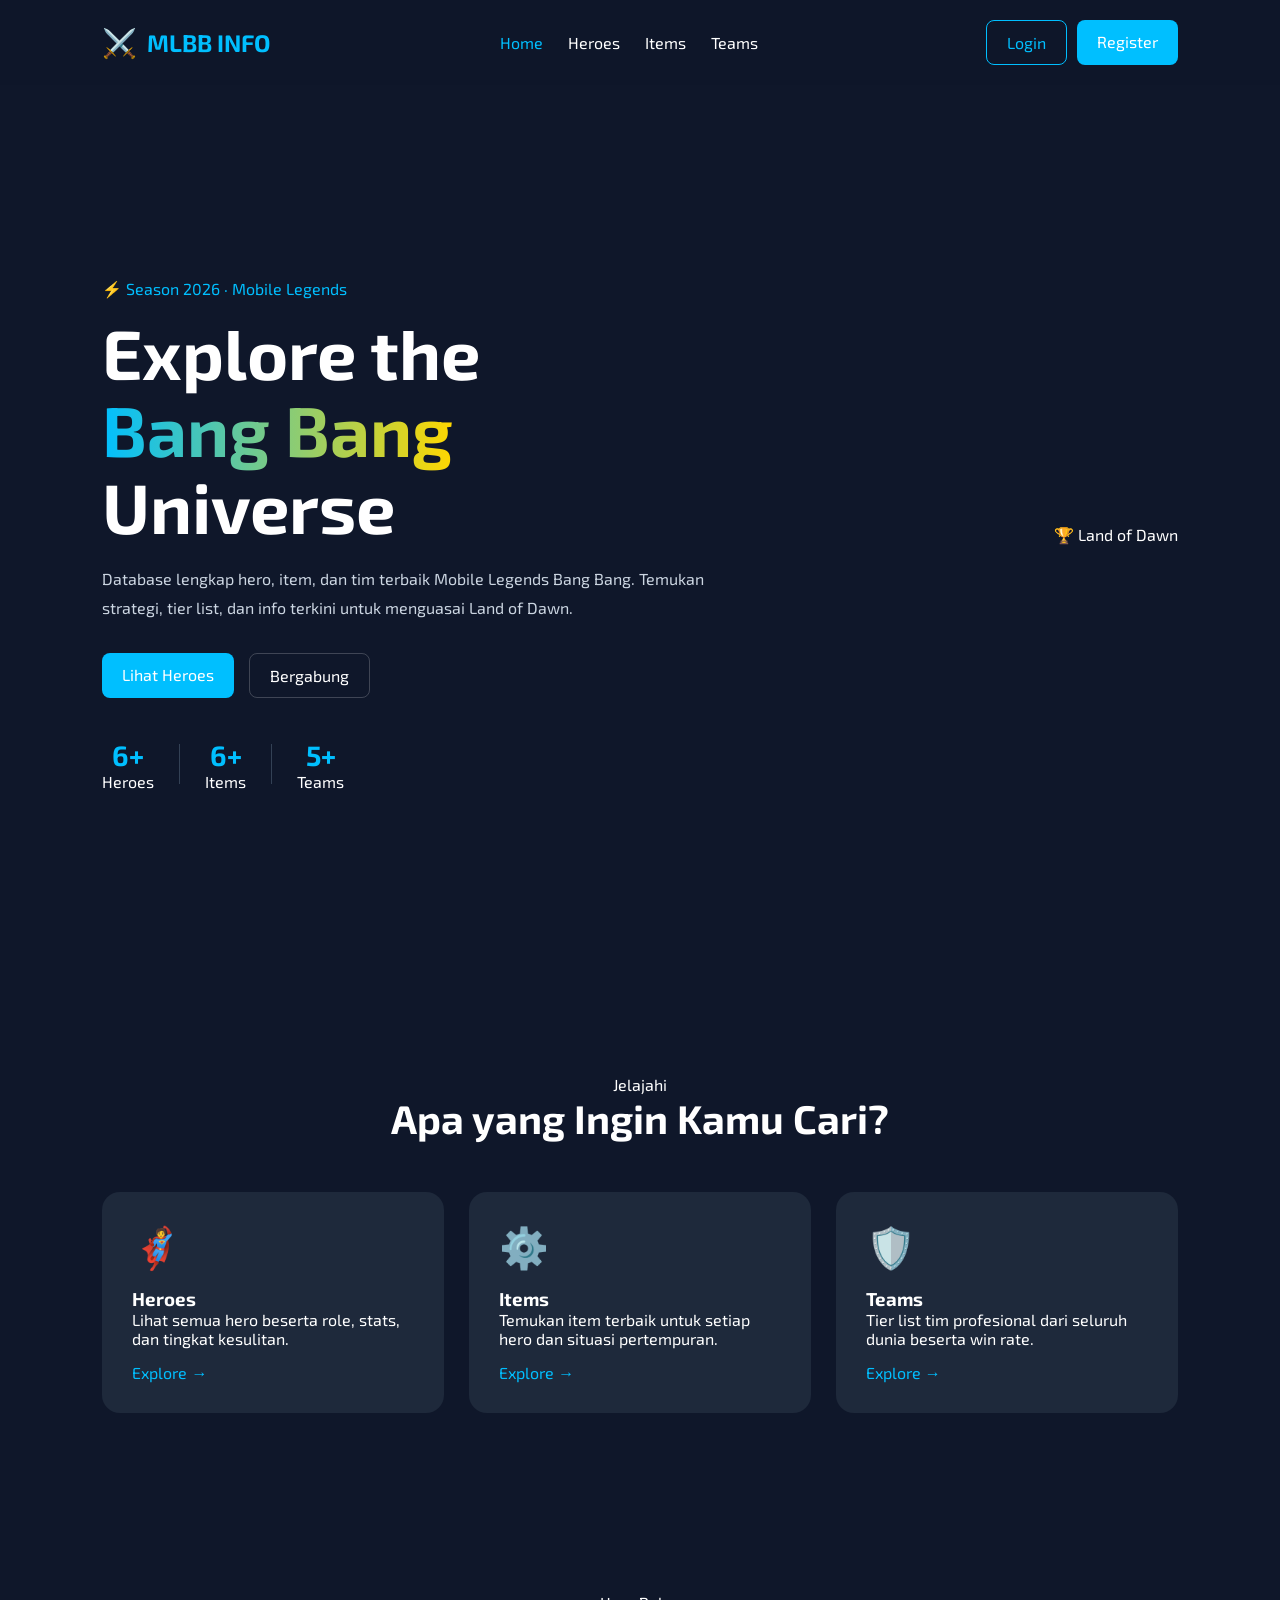
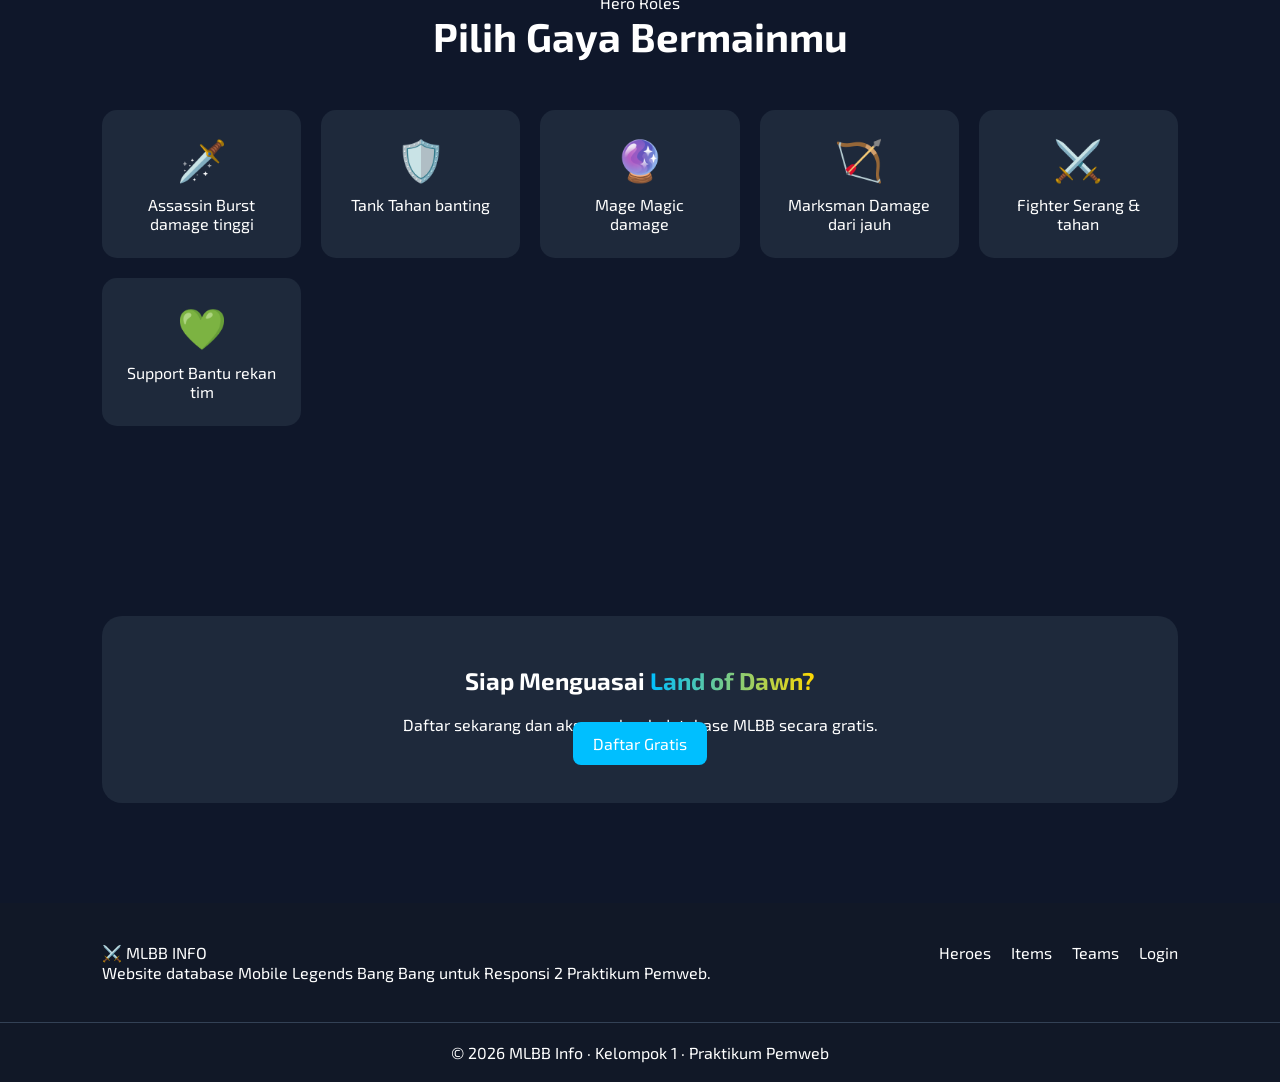
<file: frontend/index.html>
<!DOCTYPE html>
<html lang="id">
<head>
<meta charset="UTF-8">
<meta name="viewport" content="width=device-width, initial-scale=1.0">
<title>MLBB Info - Mobile Legends Bang Bang</title>
<link href="https://fonts.googleapis.com/css2?family=Cinzel:wght@700;900&family=Exo+2:wght@300;400;600;700&display=swap" rel="stylesheet">
<link rel="stylesheet" href="css/style.css">
</head>
<body>

  <!-- NAVBAR -->
  <nav class="navbar">
    <div class="nav-brand">
      <span class="nav-icon">⚔️</span>
      <span class="nav-title">MLBB INFO</span>
    </div>
    <ul class="nav-links">
      <li><a href="index.html" class="active">Home</a></li>
      <li><a href="heroes.html">Heroes</a></li>
      <li><a href="items.html">Items</a></li>
      <li><a href="teams.html">Teams</a></li>
    </ul>
    <div class="nav-auth">
      <a href="login.html" class="btn-outline">Login</a>
      <a href="register.html" class="btn-solid">Register</a>
    </div>
    <button class="nav-toggle" id="navToggle">☰</button>
  </nav>

  <!-- HERO SECTION -->
  <section class="hero-section">
    <div class="particles" id="particles"></div>
    <div class="hero-content">
      <p class="hero-label">⚡ Season 2026 · Mobile Legends</p>
      <h1 class="hero-title">
        Explore the<br>
        <span class="gradient-text">Bang Bang</span><br>
        Universe
      </h1>
      <p class="hero-desc">
        Database lengkap hero, item, dan tim terbaik Mobile Legends Bang Bang.
        Temukan strategi, tier list, dan info terkini untuk menguasai Land of Dawn.
      </p>
      <div class="hero-buttons">
        <a href="heroes.html" class="btn-primary">Lihat Heroes</a>
        <a href="register.html" class="btn-ghost">Bergabung</a>
      </div>
      <div class="hero-stats">
        <div class="stat">
          <span class="stat-num">6+</span>
          <span class="stat-label">Heroes</span>
        </div>
        <div class="stat-divider"></div>
        <div class="stat">
          <span class="stat-num">6+</span>
          <span class="stat-label">Items</span>
        </div>
        <div class="stat-divider"></div>
        <div class="stat">
          <span class="stat-num">5+</span>
          <span class="stat-label">Teams</span>
        </div>
      </div>
    </div>
    <div class="hero-visual">
      <div class="orb orb-1"></div>
      <div class="orb orb-2"></div>
      <div class="hero-badge">
        <div class="badge-inner">
          <span class="badge-icon">🏆</span>
          <span class="badge-text">Land of Dawn</span>
        </div>
      </div>
    </div>
  </section>

  <!-- KATEGORI SECTION -->
  <section class="section categories">
    <div class="section-inner">
      <div class="section-header">
        <p class="section-label">Jelajahi</p>
        <h2 class="section-title">Apa yang Ingin Kamu Cari?</h2>
      </div>
      <div class="card-grid">

        <a href="heroes.html" class="feat-card feat-blue">
          <div class="feat-icon">🦸</div>
          <h3>Heroes</h3>
          <p>Lihat semua hero beserta role, stats, dan tingkat kesulitan.</p>
          <span class="feat-link">Explore →</span>
        </a>

        <a href="items.html" class="feat-card feat-gold">
          <div class="feat-icon">⚙️</div>
          <h3>Items</h3>
          <p>Temukan item terbaik untuk setiap hero dan situasi pertempuran.</p>
          <span class="feat-link">Explore →</span>
        </a>

        <a href="teams.html" class="feat-card feat-purple">
          <div class="feat-icon">🛡️</div>
          <h3>Teams</h3>
          <p>Tier list tim profesional dari seluruh dunia beserta win rate.</p>
          <span class="feat-link">Explore →</span>
        </a>

      </div>
    </div>
  </section>

  <!-- ROLE SECTION -->
  <section class="section roles-section">
    <div class="section-inner">
      <div class="section-header">
        <p class="section-label">Hero Roles</p>
        <h2 class="section-title">Pilih Gaya Bermainmu</h2>
      </div>
      <div class="roles-grid">
        <div class="role-card">
          <span class="role-emoji">🗡️</span>
          <span class="role-name">Assassin</span>
          <span class="role-desc">Burst damage tinggi</span>
        </div>
        <div class="role-card">
          <span class="role-emoji">🛡️</span>
          <span class="role-name">Tank</span>
          <span class="role-desc">Tahan banting</span>
        </div>
        <div class="role-card">
          <span class="role-emoji">🔮</span>
          <span class="role-name">Mage</span>
          <span class="role-desc">Magic damage</span>
        </div>
        <div class="role-card">
          <span class="role-emoji">🏹</span>
          <span class="role-name">Marksman</span>
          <span class="role-desc">Damage dari jauh</span>
        </div>
        <div class="role-card">
          <span class="role-emoji">⚔️</span>
          <span class="role-name">Fighter</span>
          <span class="role-desc">Serang & tahan</span>
        </div>
        <div class="role-card">
          <span class="role-emoji">💚</span>
          <span class="role-name">Support</span>
          <span class="role-desc">Bantu rekan tim</span>
        </div>
      </div>
    </div>
  </section>

  <!-- CTA SECTION -->
  <section class="cta-section">
    <div class="cta-inner">
      <h2>Siap Menguasai <span class="gradient-text">Land of Dawn?</span></h2>
      <p>Daftar sekarang dan akses seluruh database MLBB secara gratis.</p>
      <a href="register.html" class="btn-primary">Daftar Gratis</a>
    </div>
  </section>

  <!-- FOOTER -->
  <footer class="footer">
    <div class="footer-inner">
      <div class="footer-brand">
        <span>⚔️ MLBB INFO</span>
        <p>Website database Mobile Legends Bang Bang untuk Responsi 2 Praktikum Pemweb.</p>
      </div>
      <div class="footer-links">
        <a href="heroes.html">Heroes</a>
        <a href="items.html">Items</a>
        <a href="teams.html">Teams</a>
        <a href="login.html">Login</a>
      </div>
    </div>
    <div class="footer-bottom">
      <p>© 2026 MLBB Info · Kelompok 1 · Praktikum Pemweb</p>
    </div>
  </footer>

<script src="js/script.js"></script>
<script>
  // Partikel
  const wrap = document.getElementById('particles');
  for (let i = 0; i < 30; i++) {
    const p = document.createElement('div');
    p.className = 'particle';
    const size = 1 + Math.random() * 3;
    p.style.cssText = `
      left:${Math.random()*100}%;
      width:${size}px; height:${size}px;
      background:${Math.random()>.5?'rgba(0,180,255,0.6)':'rgba(255,180,0,0.45)'};
      animation-duration:${8+Math.random()*14}s;
      animation-delay:${Math.random()*10}s;
    `;
    wrap.appendChild(p);
  }

  // Navbar toggle mobile
  document.getElementById('navToggle').addEventListener('click', function() {
    document.querySelector('.nav-links').classList.toggle('open');
    document.querySelector('.nav-auth').classList.toggle('open');
  });
</script>
</body>
</html>
</file>
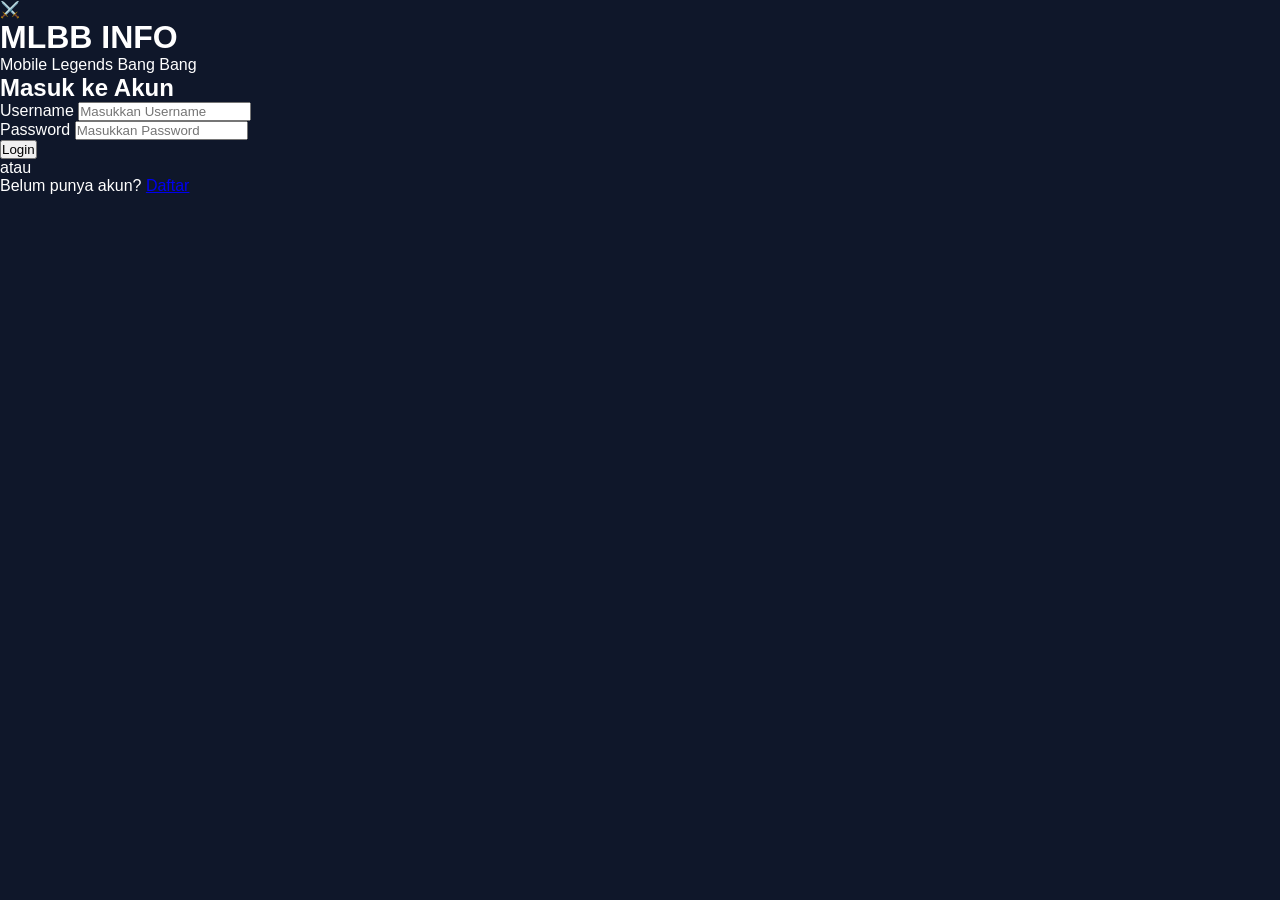
<file: frontend/login.html>
<!DOCTYPE html>
<html lang="id">
<head>
<meta charset="UTF-8">
<meta name="viewport" content="width=device-width, initial-scale=1.0">
<title>Login - MLBB Info</title>
<link rel="stylesheet" href="css/style.css">
</head>
<body class="auth-body">

<div class="particles" id="particles"></div>

<div class="auth-container">

    <div class="auth-logo">
        <span class="icon">⚔️</span>
        <h1>MLBB INFO</h1>
        <p>Mobile Legends Bang Bang</p>
    </div>

    <div class="auth-card">

        <div class="auth-topline"></div>

        <h2>Masuk ke Akun</h2>

        <form method="POST"
              action="../backend/auth/login.php">

            <div class="form-group">
                <label>Username</label>
                <input type="text"
                       name="username"
                       placeholder="Masukkan Username"
                       required>
            </div>

            <div class="form-group">
                <label>Password</label>
                <input type="password"
                       name="password"
                       placeholder="Masukkan Password"
                       required>
            </div>

            <button class="btn-auth">
                Login
            </button>

        </form>

        <div class="auth-divider">atau</div>

        <div class="auth-link-row">
            Belum punya akun?
            <a href="register.php">Daftar</a>
        </div>

    </div>

</div>

<script src="js/script.js"></script>
<script>initParticles('particles');</script>

</body>
</html>
</file>
<file: frontend/css/style.css>
*{
    margin:0;
    padding:0;
    box-sizing:border-box;
    font-family:'Exo 2',sans-serif;
}

body{
    background:#0f172a;
    color:white;
    overflow-x:hidden;
}

.navbar{
    position:sticky;
    top:0;
    z-index:1000;

    display:flex;
    justify-content:space-between;
    align-items:center;

    padding:20px 8%;

    background:rgba(15,23,42,.95);
    backdrop-filter:blur(10px);
}

.nav-brand{
    display:flex;
    align-items:center;
    gap:10px;
}

.nav-icon{
    font-size:28px;
}

.nav-title{
    font-size:24px;
    font-weight:700;
    color:#00bfff;
}

.nav-links{
    display:flex;
    list-style:none;
    gap:25px;
}

.nav-links a{
    color:white;
    text-decoration:none;
    transition:.3s;
}

.nav-links a:hover,
.nav-links .active{
    color:#00bfff;
}

.nav-auth{
    display:flex;
    gap:10px;
}

.btn-outline,
.btn-solid,
.btn-primary,
.btn-ghost{
    padding:12px 20px;
    border-radius:8px;
    text-decoration:none;
    transition:.3s;
}

.btn-outline{
    border:1px solid #00bfff;
    color:#00bfff;
}

.btn-outline:hover{
    background:#00bfff;
    color:white;
}

.btn-solid,
.btn-primary{
    background:#00bfff;
    color:white;
}

.btn-solid:hover,
.btn-primary:hover{
    transform:translateY(-2px);
}

.btn-ghost{
    border:1px solid rgba(255,255,255,.2);
    color:white;
}

.hero-section{
    min-height:100vh;
    display:flex;
    justify-content:space-between;
    align-items:center;

    padding:80px 8%;
    position:relative;
}

.hero-content{
    max-width:650px;
}

.hero-label{
    color:#00bfff;
    margin-bottom:15px;
}

.hero-title{
    font-size:70px;
    line-height:1.1;
    margin-bottom:20px;
}

.gradient-text{
    background:linear-gradient(90deg,#00bfff,#ffd700);
    -webkit-background-clip:text;
    -webkit-text-fill-color:transparent;
}

.hero-desc{
    color:#cbd5e1;
    line-height:1.8;
    margin-bottom:30px;
}

.hero-buttons{
    display:flex;
    gap:15px;
    margin-bottom:40px;
}

.hero-stats{
    display:flex;
    align-items:center;
    gap:25px;
}

.stat{
    text-align:center;
}

.stat-num{
    display:block;
    font-size:28px;
    font-weight:bold;
    color:#00bfff;
}

.stat-divider{
    width:1px;
    height:40px;
    background:#334155;
}

.section{
    padding:90px 8%;
}

.section-header{
    text-align:center;
    margin-bottom:50px;
}

.section-title{
    font-size:40px;
}

.card-grid{
    display:grid;
    grid-template-columns:repeat(auto-fit,minmax(280px,1fr));
    gap:25px;
}

.feat-card{
    background:#1e293b;
    border-radius:18px;
    padding:30px;
    text-decoration:none;
    color:white;
    transition:.3s;
}

.feat-card:hover{
    transform:translateY(-10px);
}

.feat-icon{
    font-size:40px;
    margin-bottom:15px;
}

.feat-link{
    display:block;
    margin-top:15px;
    color:#00bfff;
}

.roles-grid{
    display:grid;
    grid-template-columns:repeat(auto-fit,minmax(180px,1fr));
    gap:20px;
}

.role-card{
    background:#1e293b;
    padding:25px;
    border-radius:15px;
    text-align:center;
    transition:.3s;
}

.role-card:hover{
    transform:translateY(-8px);
}

.role-emoji{
    font-size:40px;
    display:block;
    margin-bottom:10px;
}

.cta-section{
    padding:100px 8%;
    text-align:center;
}

.cta-inner{
    background:#1e293b;
    border-radius:20px;
    padding:50px;
}

.cta-inner h2{
    margin-bottom:20px;
}

.footer{
    background:#111827;
}

.footer-inner{
    display:flex;
    justify-content:space-between;
    flex-wrap:wrap;
    gap:20px;

    padding:40px 8%;
}

.footer-links{
    display:flex;
    gap:20px;
}

.footer-links a{
    color:white;
    text-decoration:none;
}

.footer-bottom{
    text-align:center;
    padding:20px;
    border-top:1px solid #334155;
}

.particles{
    position:absolute;
    inset:0;
    overflow:hidden;
    pointer-events:none;
}

.particle{
    position:absolute;
    bottom:-10px;
    border-radius:50%;
    animation:floatUp linear infinite;
}

@keyframes floatUp{
    from{
        transform:translateY(0);
        opacity:0;
    }
    20%{
        opacity:1;
    }
    to{
        transform:translateY(-120vh);
        opacity:0;
    }
}

.nav-toggle{
    display:none;
    background:none;
    border:none;
    color:white;
    font-size:28px;
}

@media(max-width:768px){

.hero-section{
    flex-direction:column;
    text-align:center;
}

.hero-title{
    font-size:45px;
}

.nav-links,
.nav-auth{
    display:none;
}

.nav-links.open,
.nav-auth.open{
    display:flex;
    flex-direction:column;
    position:absolute;
    top:80px;
    left:0;
    width:100%;
    background:#111827;
    padding:20px;
}

.nav-toggle{
    display:block;
}
}
</file>
